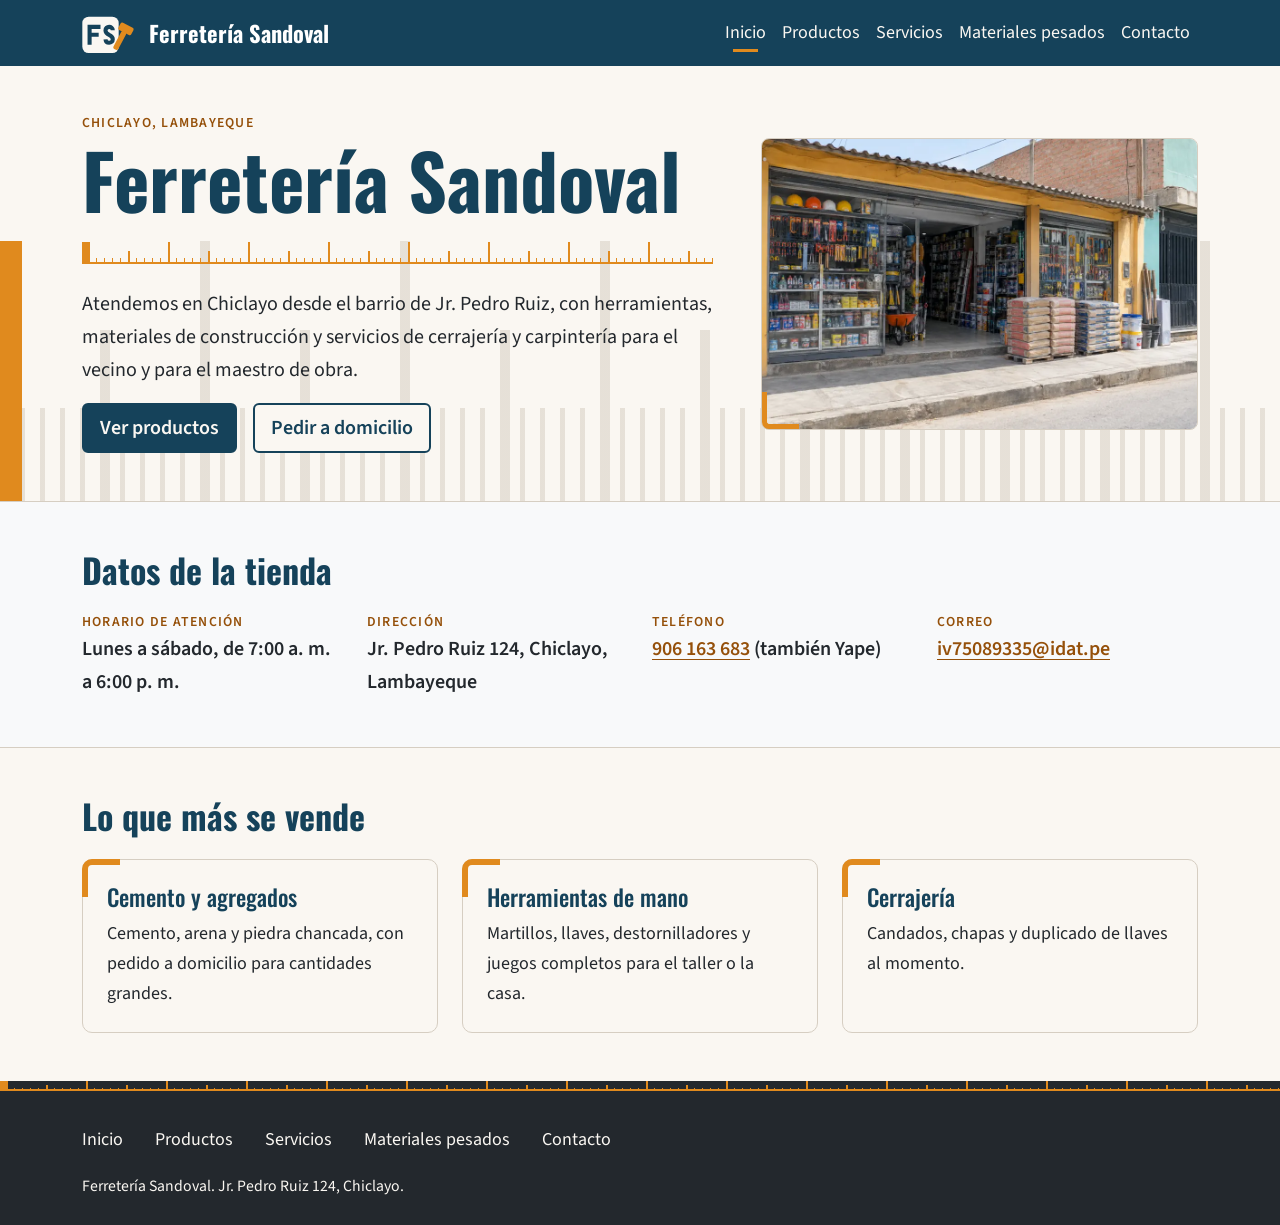
<file: index.html>
<!doctype html>
<html lang="es">
  <head>
    <meta charset="utf-8">
    <meta name="viewport" content="width=device-width, initial-scale=1">
    <meta name="description" content="Ferretería Sandoval, en Jr. Pedro Ruiz 124, Chiclayo. Herramientas, materiales de construcción, duplicado de llaves y pedidos a domicilio.">
    <link rel="icon" href="imagenes/favicon.png" type="image/png">
    <link rel="preconnect" href="https://fonts.googleapis.com">
    <link rel="preconnect" href="https://fonts.gstatic.com" crossorigin>
    <link rel="stylesheet" href="https://fonts.googleapis.com/css2?family=Oswald:wght@500;700&amp;family=Source+Sans+3:wght@400;600&amp;display=swap">
    <link rel="stylesheet" href="https://cdn.jsdelivr.net/npm/bootstrap@5.3.3/dist/css/bootstrap.min.css" integrity="sha384-QWTKZyjpPEjISv5WaRU9OFeRpok6YctnYmDr5pNlyT2bRjXh0JMhjY6hW+ALEwIH" crossorigin="anonymous">
    <link rel="stylesheet" href="css/styles.css">
    <title>Inicio | Ferretería Sandoval</title>
  </head>

  <body>
    <a class="visually-hidden-focusable" href="#contenido-principal">Saltar al contenido principal</a>

    <header>
      <nav class="navbar navbar-expand-lg sticky-top" data-bs-theme="dark" aria-label="Navegación principal">
        <div class="container">
          <a class="navbar-brand" href="index.html" aria-label="Logo de Ferretería Sandoval, ir al inicio"><svg viewBox="0 0 62 44" width="57" height="40" aria-hidden="true" focusable="false"><rect y="4" width="40" height="40" rx="7" fill="#FAF7F2"/><path transform="translate(-1 0)" d="M9 13V35M6.75 15.25H21M9 24H19M34.5 19C34.5 16.5 32.5 15.25 30.5 15.25C28.2 15.25 26.5 16.8 26.5 19.2C26.5 21.8 28.5 23 30.5 24C32.7 25 34.5 26.2 34.5 28.8C34.5 31.3 32.7 32.75 30.5 32.75C28.3 32.75 26.7 31.4 26.5 29" fill="none" stroke="#15425A" stroke-width="4.5" stroke-linejoin="round"/><g transform="translate(36 40) rotate(28)"><g class="martillo"><rect x="-3" y="-22" width="6" height="22" rx="2" fill="#E08A1E"/><rect x="-8" y="-30" width="16" height="9" rx="2" fill="#E08A1E"/></g></g></svg><span>Ferretería Sandoval</span></a>
          <button class="navbar-toggler" type="button" data-bs-toggle="collapse" data-bs-target="#menu" aria-controls="menu" aria-expanded="false" aria-label="Abrir el menú">
            <span class="navbar-toggler-icon"></span>
          </button>
          <div class="collapse navbar-collapse" id="menu">
            <ul class="navbar-nav ms-auto">
              <li class="nav-item"><a class="nav-link active" href="index.html" aria-current="page">Inicio</a></li>
              <li class="nav-item"><a class="nav-link" href="productos.html">Productos</a></li>
              <li class="nav-item"><a class="nav-link" href="servicios.html">Servicios</a></li>
              <li class="nav-item"><a class="nav-link" href="materiales-pesados.html">Materiales pesados</a></li>
              <li class="nav-item"><a class="nav-link" href="contacto.html">Contacto</a></li>
            </ul>
          </div>
        </div>
      </nav>
    </header>

    <main id="contenido-principal">
      <section class="hero hero-alto py-5">
        <div class="container">
          <div class="row align-items-center gy-5 gx-4 gx-lg-5">
            <div class="col-lg-7">
              <p class="eyebrow mb-2 entrada">Chiclayo, Lambayeque</p>
              <h1 class="entrada">Ferretería Sandoval</h1>
              <div class="regla my-4" aria-hidden="true"></div>
              <p class="fs-5 entrada entrada-2">Atendemos en Chiclayo desde el barrio de Jr. Pedro Ruiz, con herramientas, materiales de construcción y servicios de cerrajería y carpintería para el vecino y para el maestro de obra.</p>
              <div class="d-flex flex-wrap gap-3 entrada entrada-3">
                <a class="btn btn-primary btn-lg" href="productos.html">Ver productos</a>
                <a class="btn btn-outline-primary btn-lg" href="materiales-pesados.html">Pedir a domicilio</a>
              </div>
            </div>
            <div class="col-lg-5">
              <div class="foto escuadra">
                <img class="d-block w-100 h-auto" src="imagenes/hero-ferreteria.webp" alt="Fachada de la Ferretería Sandoval, con cascos y herramientas en vitrina y sacos de cemento apilados en la vereda" width="960" height="640">
              </div>
            </div>
          </div>
        </div>
      </section>

      <section class="bg-body-tertiary border-top border-bottom py-5" aria-labelledby="datos-titulo">
        <div class="container">
          <h2 id="datos-titulo" class="mb-4">Datos de la tienda</h2>
          <dl class="row row-cols-1 row-cols-sm-2 row-cols-lg-4 g-4 mb-0">
            <div class="col"><dt>Horario de atención</dt><dd class="mb-0">Lunes a sábado, de 7:00 a. m. a 6:00 p. m.</dd></div>
            <div class="col"><dt>Dirección</dt><dd class="mb-0"><address class="mb-0">Jr. Pedro Ruiz 124, Chiclayo, Lambayeque</address></dd></div>
            <div class="col"><dt>Teléfono</dt><dd class="mb-0"><a href="tel:+51906163683">906 163 683</a> (también Yape)</dd></div>
            <div class="col"><dt>Correo</dt><dd class="mb-0"><a href="mailto:iv75089335@idat.pe">iv75089335@idat.pe</a></dd></div>
          </dl>
        </div>
      </section>

      <section class="py-5" aria-labelledby="destacados-titulo">
        <div class="container">
          <h2 id="destacados-titulo" class="mb-4">Lo que más se vende</h2>
          <div class="row row-cols-1 row-cols-md-3 g-4">
          <div class="col">
            <article class="card sube escuadra h-100">
              <div class="card-body p-4">
                <h3 class="mb-2">Cemento y agregados</h3>
                <p class="mb-0">Cemento, arena y piedra chancada, con pedido a domicilio para cantidades grandes.</p>
              </div>
            </article>
          </div>
          <div class="col">
            <article class="card sube escuadra h-100">
              <div class="card-body p-4">
                <h3 class="mb-2">Herramientas de mano</h3>
                <p class="mb-0">Martillos, llaves, destornilladores y juegos completos para el taller o la casa.</p>
              </div>
            </article>
          </div>
          <div class="col">
            <article class="card sube escuadra h-100">
              <div class="card-body p-4">
                <h3 class="mb-2">Cerrajería</h3>
                <p class="mb-0">Candados, chapas y duplicado de llaves al momento.</p>
              </div>
            </article>
          </div>
          </div>
        </div>
      </section>
    </main>

    <footer>
      <div class="regla regla-fina" aria-hidden="true"></div>
      <div class="container py-4">
        <nav aria-label="Enlaces del pie de página">
          <ul class="nav">
            <li class="nav-item"><a class="nav-link ps-0" href="index.html">Inicio</a></li>
            <li class="nav-item"><a class="nav-link" href="productos.html">Productos</a></li>
            <li class="nav-item"><a class="nav-link" href="servicios.html">Servicios</a></li>
            <li class="nav-item"><a class="nav-link" href="materiales-pesados.html">Materiales pesados</a></li>
            <li class="nav-item"><a class="nav-link" href="contacto.html">Contacto</a></li>
          </ul>
        </nav>
        <p class="mb-0 mt-2"><small>Ferretería Sandoval. Jr. Pedro Ruiz 124, Chiclayo.</small></p>
      </div>
    </footer>

    <script src="https://cdn.jsdelivr.net/npm/bootstrap@5.3.3/dist/js/bootstrap.bundle.min.js" integrity="sha384-YvpcrYf0tY3lHB60NNkmXc5s9fDVZLESaAA55NDzOxhy9GkcIdslK1eN7N6jIeHz" crossorigin="anonymous"></script>
  </body>
</html>
</file>
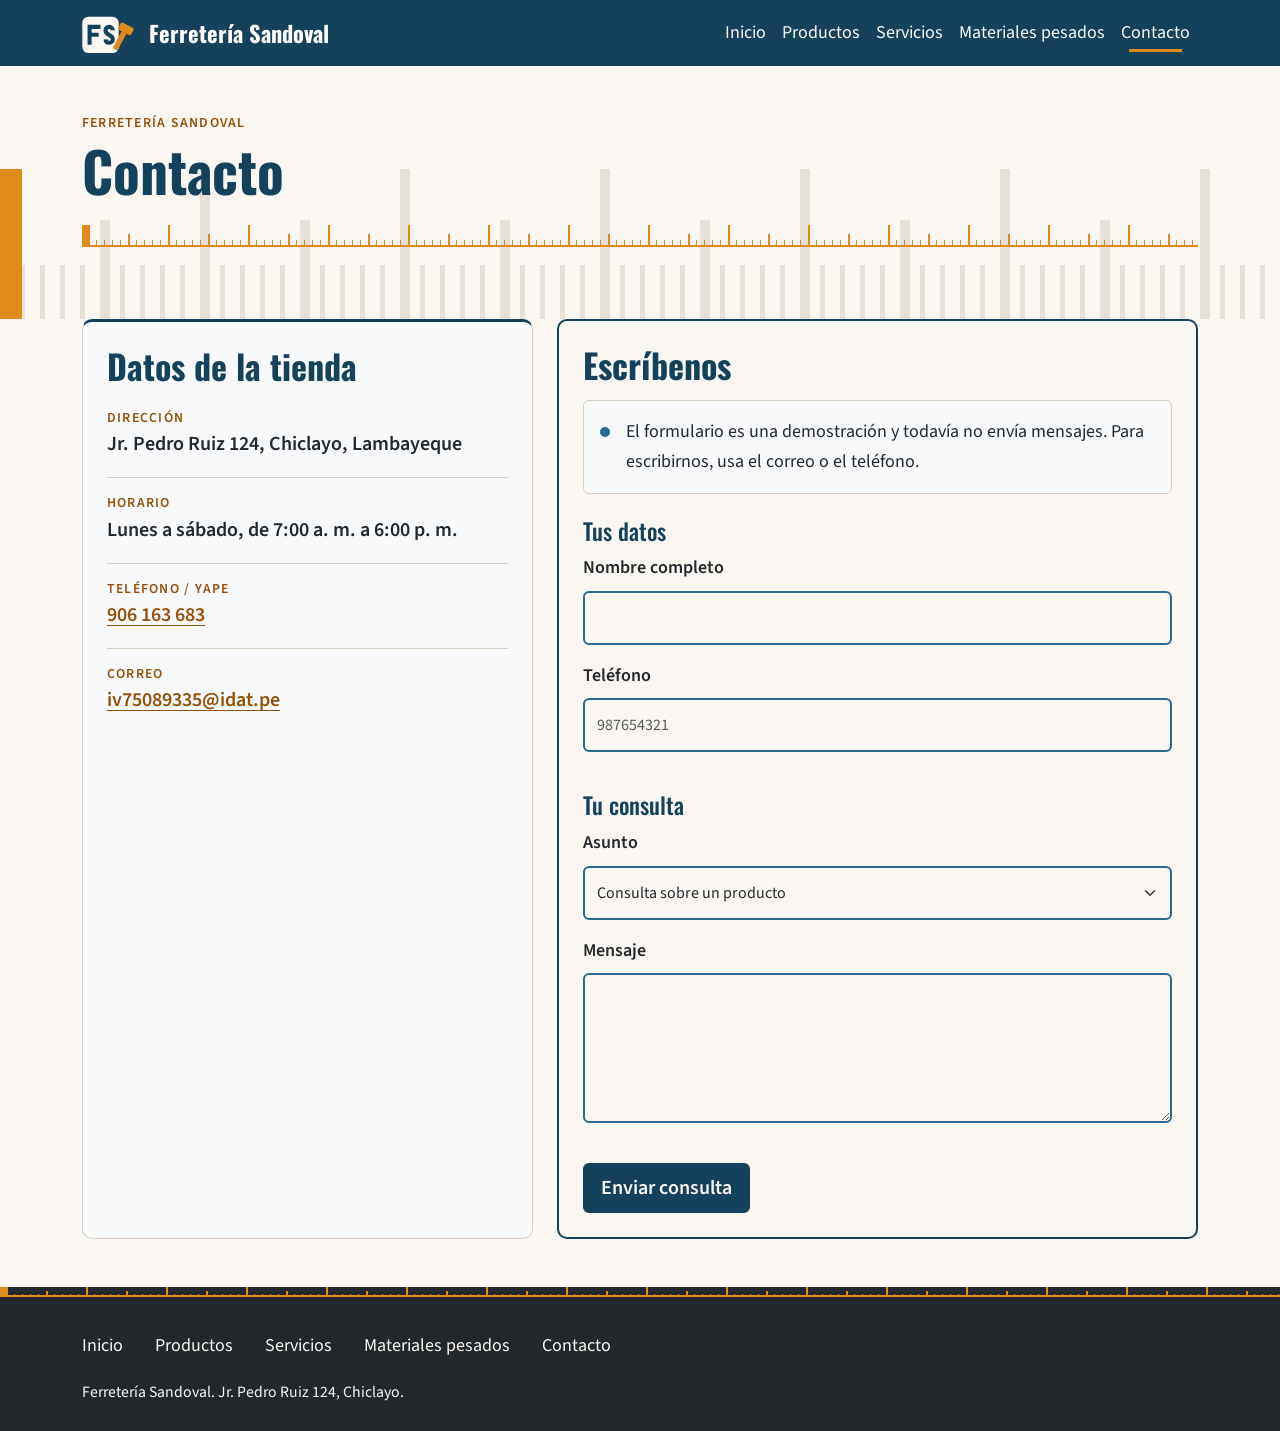
<file: contacto.html>
<!doctype html>
<html lang="es">
  <head>
    <meta charset="utf-8">
    <meta name="viewport" content="width=device-width, initial-scale=1">
    <meta name="description" content="Dirección, horario y formulario de contacto de la Ferretería Sandoval en Chiclayo.">
    <link rel="icon" href="imagenes/favicon.png" type="image/png">
    <link rel="preconnect" href="https://fonts.googleapis.com">
    <link rel="preconnect" href="https://fonts.gstatic.com" crossorigin>
    <link rel="stylesheet" href="https://fonts.googleapis.com/css2?family=Oswald:wght@500;700&amp;family=Source+Sans+3:wght@400;600&amp;display=swap">
    <link rel="stylesheet" href="https://cdn.jsdelivr.net/npm/bootstrap@5.3.3/dist/css/bootstrap.min.css" integrity="sha384-QWTKZyjpPEjISv5WaRU9OFeRpok6YctnYmDr5pNlyT2bRjXh0JMhjY6hW+ALEwIH" crossorigin="anonymous">
    <link rel="stylesheet" href="css/styles.css">
    <title>Contacto | Ferretería Sandoval</title>
  </head>

  <body>
    <a class="visually-hidden-focusable" href="#contenido-principal">Saltar al contenido principal</a>

    <header>
      <nav class="navbar navbar-expand-lg sticky-top" data-bs-theme="dark" aria-label="Navegación principal">
        <div class="container">
          <a class="navbar-brand" href="index.html" aria-label="Logo de Ferretería Sandoval, ir al inicio"><svg viewBox="0 0 62 44" width="57" height="40" aria-hidden="true" focusable="false"><rect y="4" width="40" height="40" rx="7" fill="#FAF7F2"/><path transform="translate(-1 0)" d="M9 13V35M6.75 15.25H21M9 24H19M34.5 19C34.5 16.5 32.5 15.25 30.5 15.25C28.2 15.25 26.5 16.8 26.5 19.2C26.5 21.8 28.5 23 30.5 24C32.7 25 34.5 26.2 34.5 28.8C34.5 31.3 32.7 32.75 30.5 32.75C28.3 32.75 26.7 31.4 26.5 29" fill="none" stroke="#15425A" stroke-width="4.5" stroke-linejoin="round"/><g transform="translate(36 40) rotate(28)"><g class="martillo"><rect x="-3" y="-22" width="6" height="22" rx="2" fill="#E08A1E"/><rect x="-8" y="-30" width="16" height="9" rx="2" fill="#E08A1E"/></g></g></svg><span>Ferretería Sandoval</span></a>
          <button class="navbar-toggler" type="button" data-bs-toggle="collapse" data-bs-target="#menu" aria-controls="menu" aria-expanded="false" aria-label="Abrir el menú">
            <span class="navbar-toggler-icon"></span>
          </button>
          <div class="collapse navbar-collapse" id="menu">
            <ul class="navbar-nav ms-auto">
              <li class="nav-item"><a class="nav-link" href="index.html">Inicio</a></li>
              <li class="nav-item"><a class="nav-link" href="productos.html">Productos</a></li>
              <li class="nav-item"><a class="nav-link" href="servicios.html">Servicios</a></li>
              <li class="nav-item"><a class="nav-link" href="materiales-pesados.html">Materiales pesados</a></li>
              <li class="nav-item"><a class="nav-link active" href="contacto.html" aria-current="page">Contacto</a></li>
            </ul>
          </div>
        </div>
      </nav>
    </header>

    <main id="contenido-principal">
      <section class="hero py-4 py-lg-5">
        <div class="container">
          <p class="eyebrow mb-2 entrada">Ferretería Sandoval</p>
          <h1 class="entrada">Contacto</h1>
          <div class="regla my-4" aria-hidden="true"></div>
        </div>
      </section>

      <div class="container pb-5">
        <div class="row g-4">
          <section class="col-lg-5" aria-labelledby="datos-titulo">
            <div class="card card-datos bg-body-tertiary h-100">
              <div class="card-body p-4">
                <h2 id="datos-titulo" class="mb-2">Datos de la tienda</h2>
                <dl class="mb-0">
                  <div class="py-3 border-bottom"><dt>Dirección</dt><dd class="mb-0"><address class="mb-0">Jr. Pedro Ruiz 124, Chiclayo, Lambayeque</address></dd></div>
                  <div class="py-3 border-bottom"><dt>Horario</dt><dd class="mb-0">Lunes a sábado, de 7:00 a. m. a 6:00 p. m.</dd></div>
                  <div class="py-3 border-bottom"><dt>Teléfono / Yape</dt><dd class="mb-0"><a href="tel:+51906163683">906 163 683</a></dd></div>
                  <div class="py-3"><dt>Correo</dt><dd class="mb-0"><a href="mailto:iv75089335@idat.pe">iv75089335@idat.pe</a></dd></div>
                </dl>
              </div>
            </div>
          </section>

          <section class="col-lg-7" aria-labelledby="escribenos-titulo">
            <div class="card card-form">
              <div class="card-body p-4">
                <h2 id="escribenos-titulo" class="mb-3">Escríbenos</h2>

                <div class="aviso d-flex gap-3 p-3 mb-4 rounded border bg-body-tertiary">
                  <p class="mb-0">El formulario es una demostración y todavía no envía mensajes. Para escribirnos, usa el correo o el teléfono.</p>
                </div>

                <form>
                  <fieldset class="mb-4">
                    <legend>Tus datos</legend>
                    <div class="mb-3">
                      <label class="form-label" for="nombre">Nombre completo</label>
                      <input class="form-control" type="text" id="nombre" name="nombre" autocomplete="name" required>
                    </div>
                    <div class="mb-3">
                      <label class="form-label" for="telefono">Teléfono</label>
                      <input class="form-control" type="tel" id="telefono" name="telefono" pattern="[0-9]{9}" maxlength="9" inputmode="numeric" autocomplete="tel" placeholder="987654321">
                    </div>
                  </fieldset>

                  <fieldset class="mb-4">
                    <legend>Tu consulta</legend>
                    <div class="mb-3">
                      <label class="form-label" for="asunto">Asunto</label>
                      <select class="form-select" id="asunto" name="asunto">
                        <option value="producto">Consulta sobre un producto</option>
                        <option value="domicilio">Pedido a domicilio</option>
                        <option value="llaves">Duplicado de llaves</option>
                        <option value="otro">Otro</option>
                      </select>
                    </div>
                    <div class="mb-3">
                      <label class="form-label" for="mensaje">Mensaje</label>
                      <textarea class="form-control" id="mensaje" name="mensaje" rows="5" required></textarea>
                    </div>
                  </fieldset>

                  <div class="d-grid d-sm-block">
                    <button class="btn btn-primary btn-lg" type="submit">Enviar consulta</button>
                  </div>
                </form>
              </div>
            </div>
          </section>
        </div>
      </div>
    </main>

    <footer>
      <div class="regla regla-fina" aria-hidden="true"></div>
      <div class="container py-4">
        <nav aria-label="Enlaces del pie de página">
          <ul class="nav">
            <li class="nav-item"><a class="nav-link ps-0" href="index.html">Inicio</a></li>
            <li class="nav-item"><a class="nav-link" href="productos.html">Productos</a></li>
            <li class="nav-item"><a class="nav-link" href="servicios.html">Servicios</a></li>
            <li class="nav-item"><a class="nav-link" href="materiales-pesados.html">Materiales pesados</a></li>
            <li class="nav-item"><a class="nav-link" href="contacto.html">Contacto</a></li>
          </ul>
        </nav>
        <p class="mb-0 mt-2"><small>Ferretería Sandoval. Jr. Pedro Ruiz 124, Chiclayo.</small></p>
      </div>
    </footer>

    <script src="https://cdn.jsdelivr.net/npm/bootstrap@5.3.3/dist/js/bootstrap.bundle.min.js" integrity="sha384-YvpcrYf0tY3lHB60NNkmXc5s9fDVZLESaAA55NDzOxhy9GkcIdslK1eN7N6jIeHz" crossorigin="anonymous"></script>
  </body>
</html>
</file>
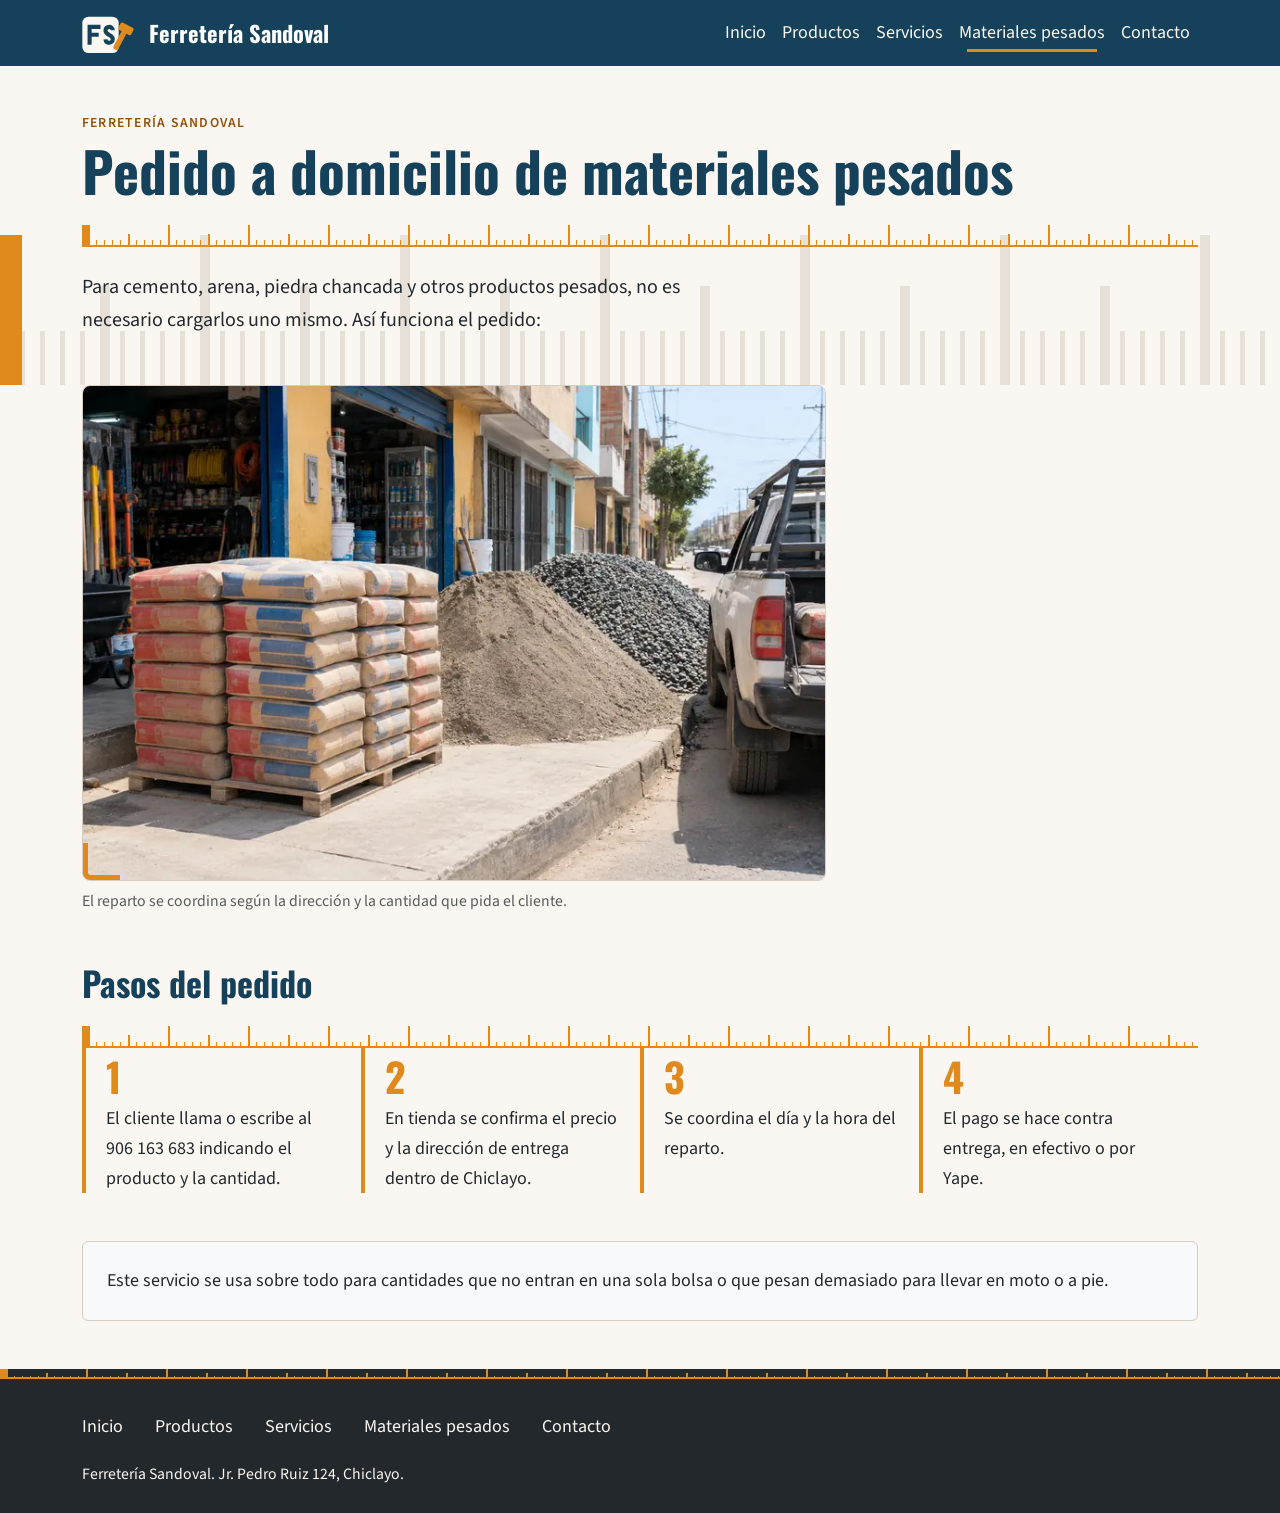
<file: materiales-pesados.html>
<!doctype html>
<html lang="es">
  <head>
    <meta charset="utf-8">
    <meta name="viewport" content="width=device-width, initial-scale=1">
    <meta name="description" content="Cómo funciona el pedido a domicilio de cemento, arena y piedra chancada en la Ferretería Sandoval.">
    <link rel="icon" href="imagenes/favicon.png" type="image/png">
    <link rel="preconnect" href="https://fonts.googleapis.com">
    <link rel="preconnect" href="https://fonts.gstatic.com" crossorigin>
    <link rel="stylesheet" href="https://fonts.googleapis.com/css2?family=Oswald:wght@500;700&amp;family=Source+Sans+3:wght@400;600&amp;display=swap">
    <link rel="stylesheet" href="https://cdn.jsdelivr.net/npm/bootstrap@5.3.3/dist/css/bootstrap.min.css" integrity="sha384-QWTKZyjpPEjISv5WaRU9OFeRpok6YctnYmDr5pNlyT2bRjXh0JMhjY6hW+ALEwIH" crossorigin="anonymous">
    <link rel="stylesheet" href="css/styles.css">
    <title>Materiales pesados | Ferretería Sandoval</title>
  </head>

  <body>
    <a class="visually-hidden-focusable" href="#contenido-principal">Saltar al contenido principal</a>

    <header>
      <nav class="navbar navbar-expand-lg sticky-top" data-bs-theme="dark" aria-label="Navegación principal">
        <div class="container">
          <a class="navbar-brand" href="index.html" aria-label="Logo de Ferretería Sandoval, ir al inicio"><svg viewBox="0 0 62 44" width="57" height="40" aria-hidden="true" focusable="false"><rect y="4" width="40" height="40" rx="7" fill="#FAF7F2"/><path transform="translate(-1 0)" d="M9 13V35M6.75 15.25H21M9 24H19M34.5 19C34.5 16.5 32.5 15.25 30.5 15.25C28.2 15.25 26.5 16.8 26.5 19.2C26.5 21.8 28.5 23 30.5 24C32.7 25 34.5 26.2 34.5 28.8C34.5 31.3 32.7 32.75 30.5 32.75C28.3 32.75 26.7 31.4 26.5 29" fill="none" stroke="#15425A" stroke-width="4.5" stroke-linejoin="round"/><g transform="translate(36 40) rotate(28)"><g class="martillo"><rect x="-3" y="-22" width="6" height="22" rx="2" fill="#E08A1E"/><rect x="-8" y="-30" width="16" height="9" rx="2" fill="#E08A1E"/></g></g></svg><span>Ferretería Sandoval</span></a>
          <button class="navbar-toggler" type="button" data-bs-toggle="collapse" data-bs-target="#menu" aria-controls="menu" aria-expanded="false" aria-label="Abrir el menú">
            <span class="navbar-toggler-icon"></span>
          </button>
          <div class="collapse navbar-collapse" id="menu">
            <ul class="navbar-nav ms-auto">
              <li class="nav-item"><a class="nav-link" href="index.html">Inicio</a></li>
              <li class="nav-item"><a class="nav-link" href="productos.html">Productos</a></li>
              <li class="nav-item"><a class="nav-link" href="servicios.html">Servicios</a></li>
              <li class="nav-item"><a class="nav-link active" href="materiales-pesados.html" aria-current="page">Materiales pesados</a></li>
              <li class="nav-item"><a class="nav-link" href="contacto.html">Contacto</a></li>
            </ul>
          </div>
        </div>
      </nav>
    </header>

    <main id="contenido-principal">
      <section class="hero py-4 py-lg-5">
        <div class="container">
          <p class="eyebrow mb-2 entrada">Ferretería Sandoval</p>
          <h1 class="entrada">Pedido a domicilio de materiales pesados</h1>
          <div class="regla my-4" aria-hidden="true"></div>
          <p class="fs-5 col-lg-7 mb-0 entrada entrada-2">Para cemento, arena, piedra chancada y otros productos pesados, no es necesario cargarlos uno mismo. Así funciona el pedido:</p>
        </div>
      </section>

      <div class="container pb-5">
        <figure class="col-lg-8 mb-5">
          <div class="foto escuadra">
            <img class="d-block w-100 h-auto" src="imagenes/materiales-pesados-foto.webp" alt="Sacos de cemento apilados junto a un montículo de arena y uno de piedra chancada, con la camioneta de reparto estacionada al lado" width="800" height="533" loading="lazy">
          </div>
          <figcaption class="figure-caption mt-2">El reparto se coordina según la dirección y la cantidad que pida el cliente.</figcaption>
        </figure>

        <section class="mb-5" aria-labelledby="pasos-titulo">
          <h2 id="pasos-titulo" class="mb-4">Pasos del pedido</h2>
          <div class="regla d-none d-md-block" aria-hidden="true"></div>
          <ol class="pasos row row-cols-1 row-cols-md-4 g-0 list-unstyled mb-0">
            <li class="paso col d-flex d-md-block gap-3"><span class="numero fs-1" aria-hidden="true">1</span><p class="mb-0">El cliente llama o escribe al 906 163 683 indicando el producto y la cantidad.</p></li>
            <li class="paso col d-flex d-md-block gap-3"><span class="numero fs-1" aria-hidden="true">2</span><p class="mb-0">En tienda se confirma el precio y la dirección de entrega dentro de Chiclayo.</p></li>
            <li class="paso col d-flex d-md-block gap-3"><span class="numero fs-1" aria-hidden="true">3</span><p class="mb-0">Se coordina el día y la hora del reparto.</p></li>
            <li class="paso col d-flex d-md-block gap-3"><span class="numero fs-1" aria-hidden="true">4</span><p class="mb-0">El pago se hace contra entrega, en efectivo o por Yape.</p></li>
          </ol>
        </section>

        <p class="bg-body-tertiary border rounded p-4 mb-0">Este servicio se usa sobre todo para cantidades que no entran en una sola bolsa o que pesan demasiado para llevar en moto o a pie.</p>
      </div>
    </main>

    <footer>
      <div class="regla regla-fina" aria-hidden="true"></div>
      <div class="container py-4">
        <nav aria-label="Enlaces del pie de página">
          <ul class="nav">
            <li class="nav-item"><a class="nav-link ps-0" href="index.html">Inicio</a></li>
            <li class="nav-item"><a class="nav-link" href="productos.html">Productos</a></li>
            <li class="nav-item"><a class="nav-link" href="servicios.html">Servicios</a></li>
            <li class="nav-item"><a class="nav-link" href="materiales-pesados.html">Materiales pesados</a></li>
            <li class="nav-item"><a class="nav-link" href="contacto.html">Contacto</a></li>
          </ul>
        </nav>
        <p class="mb-0 mt-2"><small>Ferretería Sandoval. Jr. Pedro Ruiz 124, Chiclayo.</small></p>
      </div>
    </footer>

    <script src="https://cdn.jsdelivr.net/npm/bootstrap@5.3.3/dist/js/bootstrap.bundle.min.js" integrity="sha384-YvpcrYf0tY3lHB60NNkmXc5s9fDVZLESaAA55NDzOxhy9GkcIdslK1eN7N6jIeHz" crossorigin="anonymous"></script>
  </body>
</html>
</file>
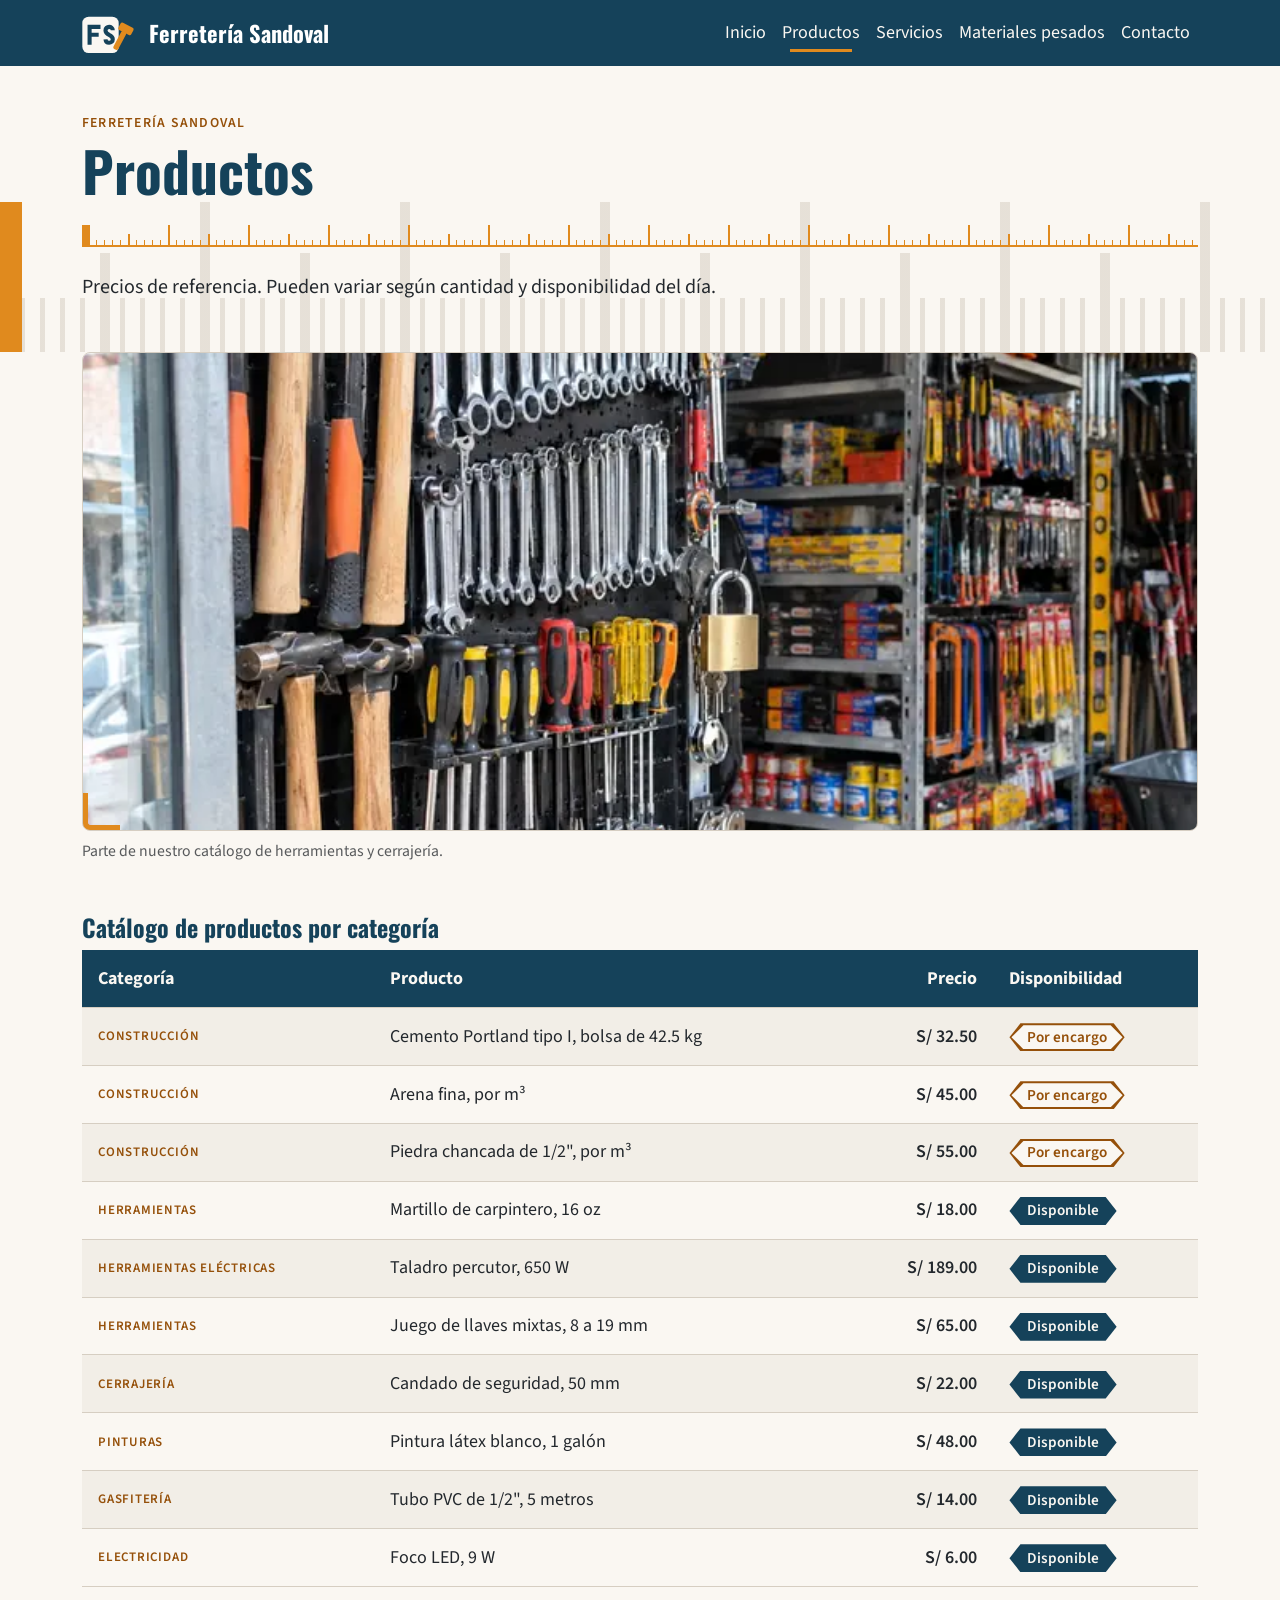
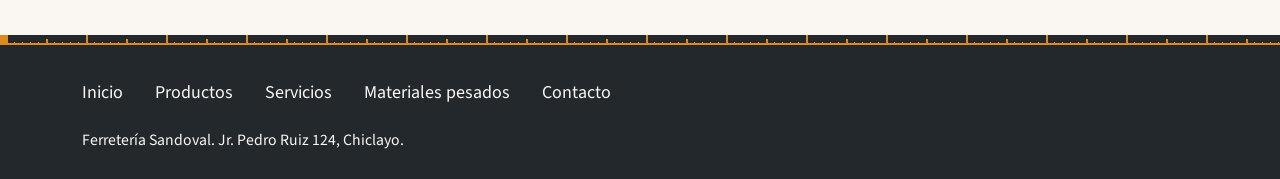
<file: productos.html>
<!doctype html>
<html lang="es">
  <head>
    <meta charset="utf-8">
    <meta name="viewport" content="width=device-width, initial-scale=1">
    <meta name="description" content="Lista de productos de la Ferretería Sandoval, con categoría, precio y disponibilidad.">
    <link rel="icon" href="imagenes/favicon.png" type="image/png">
    <link rel="preconnect" href="https://fonts.googleapis.com">
    <link rel="preconnect" href="https://fonts.gstatic.com" crossorigin>
    <link rel="stylesheet" href="https://fonts.googleapis.com/css2?family=Oswald:wght@500;700&amp;family=Source+Sans+3:wght@400;600&amp;display=swap">
    <link rel="stylesheet" href="https://cdn.jsdelivr.net/npm/bootstrap@5.3.3/dist/css/bootstrap.min.css" integrity="sha384-QWTKZyjpPEjISv5WaRU9OFeRpok6YctnYmDr5pNlyT2bRjXh0JMhjY6hW+ALEwIH" crossorigin="anonymous">
    <link rel="stylesheet" href="css/styles.css">
    <title>Productos | Ferretería Sandoval</title>
  </head>

  <body>
    <a class="visually-hidden-focusable" href="#contenido-principal">Saltar al contenido principal</a>

    <header>
      <nav class="navbar navbar-expand-lg sticky-top" data-bs-theme="dark" aria-label="Navegación principal">
        <div class="container">
          <a class="navbar-brand" href="index.html" aria-label="Logo de Ferretería Sandoval, ir al inicio"><svg viewBox="0 0 62 44" width="57" height="40" aria-hidden="true" focusable="false"><rect y="4" width="40" height="40" rx="7" fill="#FAF7F2"/><path transform="translate(-1 0)" d="M9 13V35M6.75 15.25H21M9 24H19M34.5 19C34.5 16.5 32.5 15.25 30.5 15.25C28.2 15.25 26.5 16.8 26.5 19.2C26.5 21.8 28.5 23 30.5 24C32.7 25 34.5 26.2 34.5 28.8C34.5 31.3 32.7 32.75 30.5 32.75C28.3 32.75 26.7 31.4 26.5 29" fill="none" stroke="#15425A" stroke-width="4.5" stroke-linejoin="round"/><g transform="translate(36 40) rotate(28)"><g class="martillo"><rect x="-3" y="-22" width="6" height="22" rx="2" fill="#E08A1E"/><rect x="-8" y="-30" width="16" height="9" rx="2" fill="#E08A1E"/></g></g></svg><span>Ferretería Sandoval</span></a>
          <button class="navbar-toggler" type="button" data-bs-toggle="collapse" data-bs-target="#menu" aria-controls="menu" aria-expanded="false" aria-label="Abrir el menú">
            <span class="navbar-toggler-icon"></span>
          </button>
          <div class="collapse navbar-collapse" id="menu">
            <ul class="navbar-nav ms-auto">
              <li class="nav-item"><a class="nav-link" href="index.html">Inicio</a></li>
              <li class="nav-item"><a class="nav-link active" href="productos.html" aria-current="page">Productos</a></li>
              <li class="nav-item"><a class="nav-link" href="servicios.html">Servicios</a></li>
              <li class="nav-item"><a class="nav-link" href="materiales-pesados.html">Materiales pesados</a></li>
              <li class="nav-item"><a class="nav-link" href="contacto.html">Contacto</a></li>
            </ul>
          </div>
        </div>
      </nav>
    </header>

    <main id="contenido-principal">
      <section class="hero py-4 py-lg-5">
        <div class="container">
          <p class="eyebrow mb-2 entrada">Ferretería Sandoval</p>
          <h1 class="entrada">Productos</h1>
          <div class="regla my-4" aria-hidden="true"></div>
          <p class="fs-5 col-lg-7 mb-0 entrada entrada-2">Precios de referencia. Pueden variar según cantidad y disponibilidad del día.</p>
        </div>
      </section>

      <div class="container pb-5">
        <figure class="mb-5">
          <div class="foto escuadra">
            <div class="ratio ratio-21x9">
              <img class="object-fit-cover" src="imagenes/herramientas-foto.webp" alt="Martillos, llaves mixtas, destornilladores y un candado colgados en el panel de herramientas de la tienda" width="700" height="525" loading="lazy">
            </div>
          </div>
          <figcaption class="figure-caption mt-2">Parte de nuestro catálogo de herramientas y cerrajería.</figcaption>
        </figure>

        <div class="table-responsive" role="region" tabindex="0" aria-labelledby="catalogo-titulo">
          <table class="table table-striped table-hover align-middle caption-top mb-0">
            <caption id="catalogo-titulo">Catálogo de productos por categoría</caption>
            <thead>
              <tr>
                <th scope="col">Categoría</th>
                <th scope="col">Producto</th>
                <th scope="col" class="text-end">Precio</th>
                <th scope="col">Disponibilidad</th>
              </tr>
            </thead>
            <tbody>
              <tr>
                <td>Construcción</td>
                <td>Cemento Portland tipo I, bolsa de 42.5 kg</td>
                <td class="text-end fw-semibold text-nowrap">S/ 32.50</td>
                <td><span class="badge tuerca tuerca-borde">Por encargo</span></td>
              </tr>
              <tr>
                <td>Construcción</td>
                <td>Arena fina, por m³</td>
                <td class="text-end fw-semibold text-nowrap">S/ 45.00</td>
                <td><span class="badge tuerca tuerca-borde">Por encargo</span></td>
              </tr>
              <tr>
                <td>Construcción</td>
                <td>Piedra chancada de 1/2", por m³</td>
                <td class="text-end fw-semibold text-nowrap">S/ 55.00</td>
                <td><span class="badge tuerca tuerca-borde">Por encargo</span></td>
              </tr>
              <tr>
                <td>Herramientas</td>
                <td>Martillo de carpintero, 16 oz</td>
                <td class="text-end fw-semibold text-nowrap">S/ 18.00</td>
                <td><span class="badge tuerca">Disponible</span></td>
              </tr>
              <tr>
                <td>Herramientas eléctricas</td>
                <td>Taladro percutor, 650 W</td>
                <td class="text-end fw-semibold text-nowrap">S/ 189.00</td>
                <td><span class="badge tuerca">Disponible</span></td>
              </tr>
              <tr>
                <td>Herramientas</td>
                <td>Juego de llaves mixtas, 8 a 19 mm</td>
                <td class="text-end fw-semibold text-nowrap">S/ 65.00</td>
                <td><span class="badge tuerca">Disponible</span></td>
              </tr>
              <tr>
                <td>Cerrajería</td>
                <td>Candado de seguridad, 50 mm</td>
                <td class="text-end fw-semibold text-nowrap">S/ 22.00</td>
                <td><span class="badge tuerca">Disponible</span></td>
              </tr>
              <tr>
                <td>Pinturas</td>
                <td>Pintura látex blanco, 1 galón</td>
                <td class="text-end fw-semibold text-nowrap">S/ 48.00</td>
                <td><span class="badge tuerca">Disponible</span></td>
              </tr>
              <tr>
                <td>Gasfitería</td>
                <td>Tubo PVC de 1/2", 5 metros</td>
                <td class="text-end fw-semibold text-nowrap">S/ 14.00</td>
                <td><span class="badge tuerca">Disponible</span></td>
              </tr>
              <tr>
                <td>Electricidad</td>
                <td>Foco LED, 9 W</td>
                <td class="text-end fw-semibold text-nowrap">S/ 6.00</td>
                <td><span class="badge tuerca">Disponible</span></td>
              </tr>
            </tbody>
          </table>
        </div>
      </div>
    </main>

    <footer>
      <div class="regla regla-fina" aria-hidden="true"></div>
      <div class="container py-4">
        <nav aria-label="Enlaces del pie de página">
          <ul class="nav">
            <li class="nav-item"><a class="nav-link ps-0" href="index.html">Inicio</a></li>
            <li class="nav-item"><a class="nav-link" href="productos.html">Productos</a></li>
            <li class="nav-item"><a class="nav-link" href="servicios.html">Servicios</a></li>
            <li class="nav-item"><a class="nav-link" href="materiales-pesados.html">Materiales pesados</a></li>
            <li class="nav-item"><a class="nav-link" href="contacto.html">Contacto</a></li>
          </ul>
        </nav>
        <p class="mb-0 mt-2"><small>Ferretería Sandoval. Jr. Pedro Ruiz 124, Chiclayo.</small></p>
      </div>
    </footer>

    <script src="https://cdn.jsdelivr.net/npm/bootstrap@5.3.3/dist/js/bootstrap.bundle.min.js" integrity="sha384-YvpcrYf0tY3lHB60NNkmXc5s9fDVZLESaAA55NDzOxhy9GkcIdslK1eN7N6jIeHz" crossorigin="anonymous"></script>
  </body>
</html>
</file>
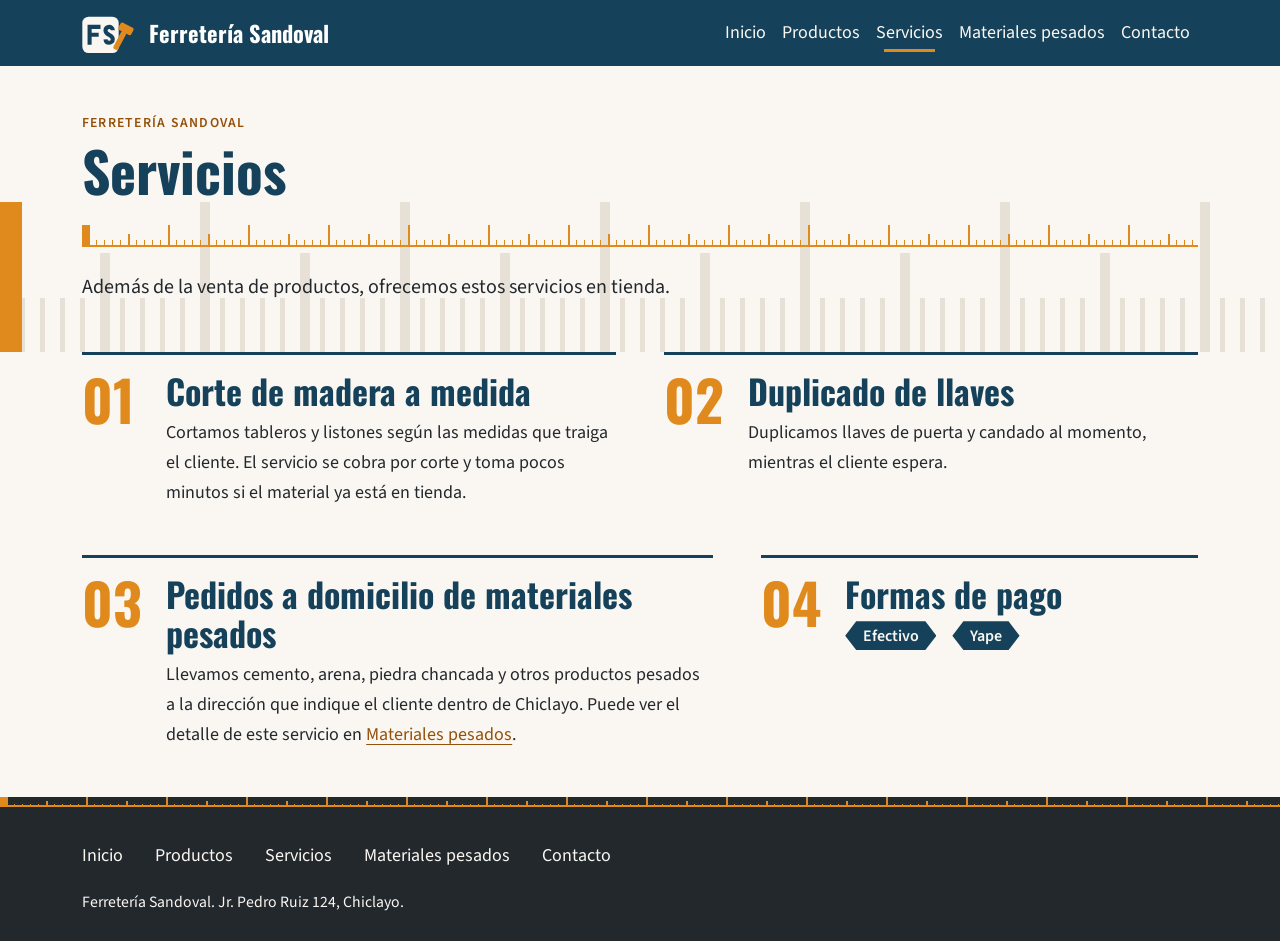
<file: servicios.html>
<!doctype html>
<html lang="es">
  <head>
    <meta charset="utf-8">
    <meta name="viewport" content="width=device-width, initial-scale=1">
    <meta name="description" content="Servicios de la Ferretería Sandoval: corte de madera, duplicado de llaves y pedidos a domicilio.">
    <link rel="icon" href="imagenes/favicon.png" type="image/png">
    <link rel="preconnect" href="https://fonts.googleapis.com">
    <link rel="preconnect" href="https://fonts.gstatic.com" crossorigin>
    <link rel="stylesheet" href="https://fonts.googleapis.com/css2?family=Oswald:wght@500;700&amp;family=Source+Sans+3:wght@400;600&amp;display=swap">
    <link rel="stylesheet" href="https://cdn.jsdelivr.net/npm/bootstrap@5.3.3/dist/css/bootstrap.min.css" integrity="sha384-QWTKZyjpPEjISv5WaRU9OFeRpok6YctnYmDr5pNlyT2bRjXh0JMhjY6hW+ALEwIH" crossorigin="anonymous">
    <link rel="stylesheet" href="css/styles.css">
    <title>Servicios | Ferretería Sandoval</title>
  </head>

  <body>
    <a class="visually-hidden-focusable" href="#contenido-principal">Saltar al contenido principal</a>

    <header>
      <nav class="navbar navbar-expand-lg sticky-top" data-bs-theme="dark" aria-label="Navegación principal">
        <div class="container">
          <a class="navbar-brand" href="index.html" aria-label="Logo de Ferretería Sandoval, ir al inicio"><svg viewBox="0 0 62 44" width="57" height="40" aria-hidden="true" focusable="false"><rect y="4" width="40" height="40" rx="7" fill="#FAF7F2"/><path transform="translate(-1 0)" d="M9 13V35M6.75 15.25H21M9 24H19M34.5 19C34.5 16.5 32.5 15.25 30.5 15.25C28.2 15.25 26.5 16.8 26.5 19.2C26.5 21.8 28.5 23 30.5 24C32.7 25 34.5 26.2 34.5 28.8C34.5 31.3 32.7 32.75 30.5 32.75C28.3 32.75 26.7 31.4 26.5 29" fill="none" stroke="#15425A" stroke-width="4.5" stroke-linejoin="round"/><g transform="translate(36 40) rotate(28)"><g class="martillo"><rect x="-3" y="-22" width="6" height="22" rx="2" fill="#E08A1E"/><rect x="-8" y="-30" width="16" height="9" rx="2" fill="#E08A1E"/></g></g></svg><span>Ferretería Sandoval</span></a>
          <button class="navbar-toggler" type="button" data-bs-toggle="collapse" data-bs-target="#menu" aria-controls="menu" aria-expanded="false" aria-label="Abrir el menú">
            <span class="navbar-toggler-icon"></span>
          </button>
          <div class="collapse navbar-collapse" id="menu">
            <ul class="navbar-nav ms-auto">
              <li class="nav-item"><a class="nav-link" href="index.html">Inicio</a></li>
              <li class="nav-item"><a class="nav-link" href="productos.html">Productos</a></li>
              <li class="nav-item"><a class="nav-link active" href="servicios.html" aria-current="page">Servicios</a></li>
              <li class="nav-item"><a class="nav-link" href="materiales-pesados.html">Materiales pesados</a></li>
              <li class="nav-item"><a class="nav-link" href="contacto.html">Contacto</a></li>
            </ul>
          </div>
        </div>
      </nav>
    </header>

    <main id="contenido-principal">
      <section class="hero py-4 py-lg-5">
        <div class="container">
          <p class="eyebrow mb-2 entrada">Ferretería Sandoval</p>
          <h1 class="entrada">Servicios</h1>
          <div class="regla my-4" aria-hidden="true"></div>
          <p class="fs-5 col-lg-7 mb-0 entrada entrada-2">Además de la venta de productos, ofrecemos estos servicios en tienda.</p>
        </div>
      </section>

      <div class="container pb-5">
        <div class="row gy-5 gx-4 gx-lg-5">
          <section class="col-lg-6" aria-labelledby="corte-titulo">
            <div class="d-flex gap-3 border-top border-3 border-primary pt-3 h-100">
              <span class="numero" aria-hidden="true">01</span>
              <div>
                <h2 id="corte-titulo" class="mb-2">Corte de madera a medida</h2>
                <p class="mb-0">Cortamos tableros y listones según las medidas que traiga el cliente. El servicio se cobra por corte y toma pocos minutos si el material ya está en tienda.</p>
              </div>
            </div>
          </section>
          <section class="col-lg-6" aria-labelledby="llaves-titulo">
            <div class="d-flex gap-3 border-top border-3 border-primary pt-3 h-100">
              <span class="numero" aria-hidden="true">02</span>
              <div>
                <h2 id="llaves-titulo" class="mb-2">Duplicado de llaves</h2>
                <p class="mb-0">Duplicamos llaves de puerta y candado al momento, mientras el cliente espera.</p>
              </div>
            </div>
          </section>
          <section class="col-lg-7" aria-labelledby="domicilio-titulo">
            <div class="d-flex gap-3 border-top border-3 border-primary pt-3 h-100">
              <span class="numero" aria-hidden="true">03</span>
              <div>
                <h2 id="domicilio-titulo" class="mb-2">Pedidos a domicilio de materiales pesados</h2>
                <p class="mb-0">Llevamos cemento, arena, piedra chancada y otros productos pesados a la dirección que indique el cliente dentro de Chiclayo. Puede ver el detalle de este servicio en <a href="materiales-pesados.html">Materiales pesados</a>.</p>
              </div>
            </div>
          </section>
          <section class="col-lg-5" aria-labelledby="pago-titulo">
            <div class="d-flex gap-3 border-top border-3 border-primary pt-3 h-100">
              <span class="numero" aria-hidden="true">04</span>
              <div>
                <h2 id="pago-titulo" class="mb-2">Formas de pago</h2>
                <ul class="list-unstyled d-flex flex-wrap gap-3 mb-0">
                  <li class="badge tuerca fs-6">Efectivo</li>
                  <li class="badge tuerca fs-6">Yape</li>
                </ul>
              </div>
            </div>
          </section>
        </div>
      </div>
    </main>

    <footer>
      <div class="regla regla-fina" aria-hidden="true"></div>
      <div class="container py-4">
        <nav aria-label="Enlaces del pie de página">
          <ul class="nav">
            <li class="nav-item"><a class="nav-link ps-0" href="index.html">Inicio</a></li>
            <li class="nav-item"><a class="nav-link" href="productos.html">Productos</a></li>
            <li class="nav-item"><a class="nav-link" href="servicios.html">Servicios</a></li>
            <li class="nav-item"><a class="nav-link" href="materiales-pesados.html">Materiales pesados</a></li>
            <li class="nav-item"><a class="nav-link" href="contacto.html">Contacto</a></li>
          </ul>
        </nav>
        <p class="mb-0 mt-2"><small>Ferretería Sandoval. Jr. Pedro Ruiz 124, Chiclayo.</small></p>
      </div>
    </footer>

    <script src="https://cdn.jsdelivr.net/npm/bootstrap@5.3.3/dist/js/bootstrap.bundle.min.js" integrity="sha384-YvpcrYf0tY3lHB60NNkmXc5s9fDVZLESaAA55NDzOxhy9GkcIdslK1eN7N6jIeHz" crossorigin="anonymous"></script>
  </body>
</html>
</file>
<file: css/styles.css>
:root {
  --acero: #15425A;
  --acero-claro: #2A6A8C;
  --ambar: #E08A1E;
  --ambar-texto: #95500A;
  --grafito: #23282D;
  --papel: #FAF7F2;
  --concreto: #F1EDE6;
  --linea: #D6CEC2;
  --marca: color-mix(in srgb, var(--linea) 55%, var(--papel));
  --fuente-titulo: "Oswald", sans-serif;
  --fuente-texto: "Source Sans 3", sans-serif;
  --curva: cubic-bezier(.2, .7, .2, 1);
  --t-regla: 1.4s;
  --t-entrada: .7s;
  --t-corto: .25s;
  --t-foto: .6s;
  --t-pulso: 3.6s;
  --bs-body-font-family: var(--fuente-texto);
  --bs-body-font-size: clamp(1.0625rem, 1rem + .2vw, 1.125rem);
  --bs-body-line-height: 1.65;
  --bs-body-color: var(--grafito);
  --bs-body-color-rgb: 35, 40, 45;
  --bs-body-bg: var(--papel);
  --bs-tertiary-bg: var(--concreto);
  --bs-border-color: var(--linea);
  --bs-heading-color: var(--acero);
  --bs-primary-rgb: 21, 66, 90;
  --bs-link-color-rgb: 149, 80, 10;
  --bs-link-hover-color-rgb: 149, 80, 10;
}

h1, h2, h3, legend { font-family: var(--fuente-titulo); }
h1 { font-size: clamp(2.125rem, 1.3rem + 2.7vw, 3.5rem); font-weight: 700; line-height: 1.08; }
.hero-alto h1 { font-size: clamp(2.5rem, 1.6rem + 3.9vw, 4.75rem); line-height: 1.02; }
h2 { font-size: clamp(1.5625rem, 1.3rem + 1.2vw, 2.125rem); font-weight: 700; line-height: 1.15; }
h3, legend { font-size: clamp(1.25rem, 1.1rem + .5vw, 1.4375rem); font-weight: 500; line-height: 1.2; color: var(--acero); }
.eyebrow, dt { font: 600 clamp(.8125rem, .78rem + .1vw, .875rem)/1.4 var(--fuente-texto); letter-spacing: .09em; text-transform: uppercase; color: var(--ambar-texto); }
dd { font-size: 1.25rem; font-weight: 600; }
.numero { flex: none; min-width: 2.2ch; font: 700 3.5rem/1 var(--fuente-titulo); color: var(--ambar); }
a:not([class]) { text-decoration-thickness: 1px; text-underline-offset: 4px; transition: text-decoration-thickness var(--t-corto); }
a:not([class]):hover { text-decoration-thickness: 3px; }
a:focus-visible, .btn:focus-visible, .navbar-toggler:focus-visible, .table-responsive:focus-visible { outline: 3px solid var(--ambar-texto); outline-offset: 3px; box-shadow: none; }
.navbar :focus-visible, footer :focus-visible { outline-color: var(--papel); }

.navbar[data-bs-theme=dark] { --bs-navbar-color: var(--papel); --bs-navbar-hover-color: var(--papel); --bs-navbar-active-color: var(--papel); --bs-navbar-toggler-border-color: var(--papel); background: var(--acero); }
.navbar-toggler { width: 48px; height: 48px; padding: 0; }
.navbar-brand { display: flex; align-items: center; gap: .6rem; margin: 0; font: 700 1.4rem/1 var(--fuente-titulo); }
.navbar-brand svg { height: 40px; width: auto; overflow: visible; }
.martillo { transform-box: fill-box; transform-origin: 50% 100%; }
.navbar-brand:hover .martillo { animation: golpe .5s var(--curva); }
.nav-link { position: relative; display: flex; align-items: center; min-height: 48px; }
.navbar .nav-link::after { content: ""; position: absolute; left: 1rem; right: 1rem; bottom: 5px; height: 3px; background: var(--ambar); transform: scaleX(0); transition: transform var(--t-corto) var(--curva); }
.navbar .nav-link:is(:hover, :focus-visible, .active)::after { transform: scaleX(1); }
.navbar-nav { --bs-nav-link-padding-x: 1rem; }

.btn { --bs-btn-border-width: 2px; --bs-btn-border-radius: 6px; --bs-btn-font-weight: 600; display: inline-flex; align-items: center; justify-content: center; min-height: 48px; transition: transform var(--t-corto) var(--curva), background-color var(--t-corto), border-color var(--t-corto), color var(--t-corto); }
.btn:hover { transform: translateY(-3px); }
.btn-primary, .btn-outline-primary { --bs-btn-hover-bg: var(--ambar-texto); --bs-btn-hover-border-color: var(--ambar-texto); --bs-btn-hover-color: var(--papel); --bs-btn-active-bg: var(--ambar); --bs-btn-active-border-color: var(--ambar); --bs-btn-active-color: var(--grafito); }
.btn-primary { --bs-btn-bg: var(--acero); --bs-btn-border-color: var(--acero); --bs-btn-color: var(--papel); }
.btn-outline-primary { --bs-btn-bg: var(--papel); --bs-btn-border-color: var(--acero); --bs-btn-color: var(--acero); }

.regla { --h: 22px; --c: var(--ambar); min-height: var(--h); border-left: 6px solid var(--c); background:
  repeating-linear-gradient(90deg, var(--c) 0 2px, transparent 2px 80px) 0 100% / 100% var(--h),
  repeating-linear-gradient(90deg, var(--c) 0 2px, transparent 2px 40px) 0 100% / 100% calc(var(--h) * .6),
  repeating-linear-gradient(90deg, var(--c) 0 1px, transparent 1px 8px) 0 100% / 100% calc(var(--h) * .3),
  linear-gradient(var(--c), var(--c)) 0 100% / 100% 2px;
  background-repeat: no-repeat; }
.regla-fina { --h: 10px; }
.hero { --alto: 150px; position: relative; overflow: hidden; isolation: isolate; }
.hero-alto { --alto: 260px; }
.hero::before, .hero::after { content: ""; position: absolute; z-index: -1; bottom: 0; height: var(--alto); }
.hero::before { left: 0; right: 0; background: repeating-linear-gradient(90deg, var(--marca) 0 10px, transparent 10px 200px) 0 100% / 100% 100%, repeating-linear-gradient(90deg, var(--marca) 0 10px, transparent 10px 100px) 0 100% / 100% 66%, repeating-linear-gradient(90deg, var(--marca) 0 5px, transparent 5px 20px) 0 100% / 100% 36%; background-repeat: no-repeat; }
.hero::after { left: 0; width: 12px; background: var(--ambar); }
.hero .regla { animation: dibujar var(--t-regla) var(--curva) .15s both; }
.entrada { animation: subir var(--t-entrada) var(--curva) both; }
.entrada-2 { animation-delay: .12s; }
.entrada-3 { animation-delay: .24s; }

.card { --bs-card-border-color: var(--linea); --bs-card-border-radius: 10px; --bs-card-bg: var(--papel); transition: transform var(--t-corto) var(--curva), box-shadow var(--t-corto); }
.sube:hover { transform: translateY(-4px); box-shadow: 0 .6rem 1.2rem rgba(35, 40, 45, .12); }
.card-datos { border-top: 3px solid var(--acero); }
.card-form { --bs-card-border-width: 2px; --bs-card-border-color: var(--acero); }
.foto { position: relative; overflow: hidden; border: 1px solid var(--linea); border-radius: 8px; background: var(--concreto); }
.foto img { transition: transform var(--t-foto) var(--curva); }
.foto:hover img { transform: scale(1.04); }
.escuadra::before { content: ""; position: absolute; z-index: 1; left: -1px; width: 38px; height: 38px; border: 0 solid var(--ambar); }
.foto.escuadra::before { bottom: -1px; border-width: 0 0 6px 6px; border-bottom-left-radius: 8px; }
.card.escuadra::before { top: -1px; border-width: 6px 0 0 6px; border-top-left-radius: 10px; }

.table { --bs-table-bg: transparent; --bs-table-color: var(--grafito); --bs-table-border-color: var(--linea); --bs-table-striped-color: var(--grafito); --bs-table-striped-bg: color-mix(in srgb, var(--concreto) 85%, transparent); --bs-table-hover-bg: rgba(42, 106, 140, .1); min-width: 640px; font-variant-numeric: tabular-nums; }
.table > :not(caption) > * > * { padding: .85rem 1rem; }
.table caption { padding-top: 0; font: 700 1.5rem/1.2 var(--fuente-titulo); color: var(--acero); }
.table thead th { background: var(--acero); color: var(--papel); }
.table td:first-child { font: 600 .8125rem/1.4 var(--fuente-texto); letter-spacing: .06em; text-transform: uppercase; color: var(--ambar-texto); }
.tuerca { --esq: 11px; --bs-badge-padding-x: 1.1rem; --bs-badge-padding-y: .4rem; --bs-badge-font-size: .95rem; --bs-badge-font-weight: 600; --bs-badge-border-radius: 0; --bs-badge-color: var(--papel); position: relative; isolation: isolate; background: var(--acero); clip-path: polygon(var(--esq) 0, calc(100% - var(--esq)) 0, 100% 50%, calc(100% - var(--esq)) 100%, var(--esq) 100%, 0 50%); }
.tuerca-borde { --bs-badge-color: var(--ambar-texto); background: var(--ambar-texto); animation: pulso var(--t-pulso) ease-in-out infinite; }
.tuerca-borde::before { content: ""; position: absolute; inset: 2px; z-index: -1; background: var(--papel); clip-path: polygon(calc(var(--esq) + 1px) 0, calc(100% - var(--esq) - 1px) 0, 100% 50%, calc(100% - var(--esq) - 1px) 100%, calc(var(--esq) + 1px) 100%, 0 50%); }

.form-control, .form-select { padding-block: 13px; border: 2px solid var(--acero-claro); border-radius: 6px; background-color: var(--papel); }
.form-control:focus, .form-select:focus { border-color: var(--acero); box-shadow: 0 0 0 .25rem rgba(21, 66, 90, .2); }
.form-label { font-weight: 600; }
.aviso::before { content: ""; flex: none; width: 10px; height: 10px; margin-top: .6rem; border-radius: 50%; background: var(--acero-claro); }

.pasos { border-left: 6px solid var(--ambar); background: repeating-linear-gradient(180deg, var(--ambar) 0 2px, transparent 2px 16px) 6px 0 / 14px 100% no-repeat; }
.paso { position: relative; padding: .25rem 0 1.5rem 3rem; }
.paso::before { content: ""; position: absolute; left: 0; top: 1.4rem; width: 28px; height: 4px; background: var(--ambar); }
@media (min-width: 992px) { .hero::after { width: 22px; } }
@media (max-width: 767.98px) {
  .table-responsive { background: linear-gradient(90deg, var(--papel) 30%, transparent) left / 40px 100% no-repeat local, linear-gradient(270deg, var(--papel) 30%, transparent) right / 40px 100% no-repeat local, linear-gradient(90deg, rgba(35, 40, 45, .22), transparent) left / 14px 100% no-repeat scroll, linear-gradient(270deg, rgba(35, 40, 45, .22), transparent) right / 14px 100% no-repeat scroll; }
}
@media (min-width: 768px) {
  .pasos { border: 0; background: none; }
  .paso { padding: .5rem 1.25rem 0; border-left: 4px solid var(--ambar); }
  .paso::before { display: none; }
}

footer { background: var(--grafito); color: var(--papel); }
footer .nav { --bs-nav-link-color: var(--papel); --bs-nav-link-hover-color: var(--ambar); }

@keyframes dibujar { from { clip-path: inset(0 100% 0 0); } }
@keyframes subir { from { opacity: 0; transform: translateY(18px); } }
@keyframes golpe { 30% { transform: rotate(-12deg); } 60% { transform: rotate(6deg); } }
@keyframes pulso { 50% { transform: scale(1.06); } }

@media (prefers-reduced-motion: reduce) {
  *, ::before, ::after { animation: none !important; transition: none !important; }
  .btn:hover, .sube:hover, .foto:hover img { transform: none !important; }
}
</file>
